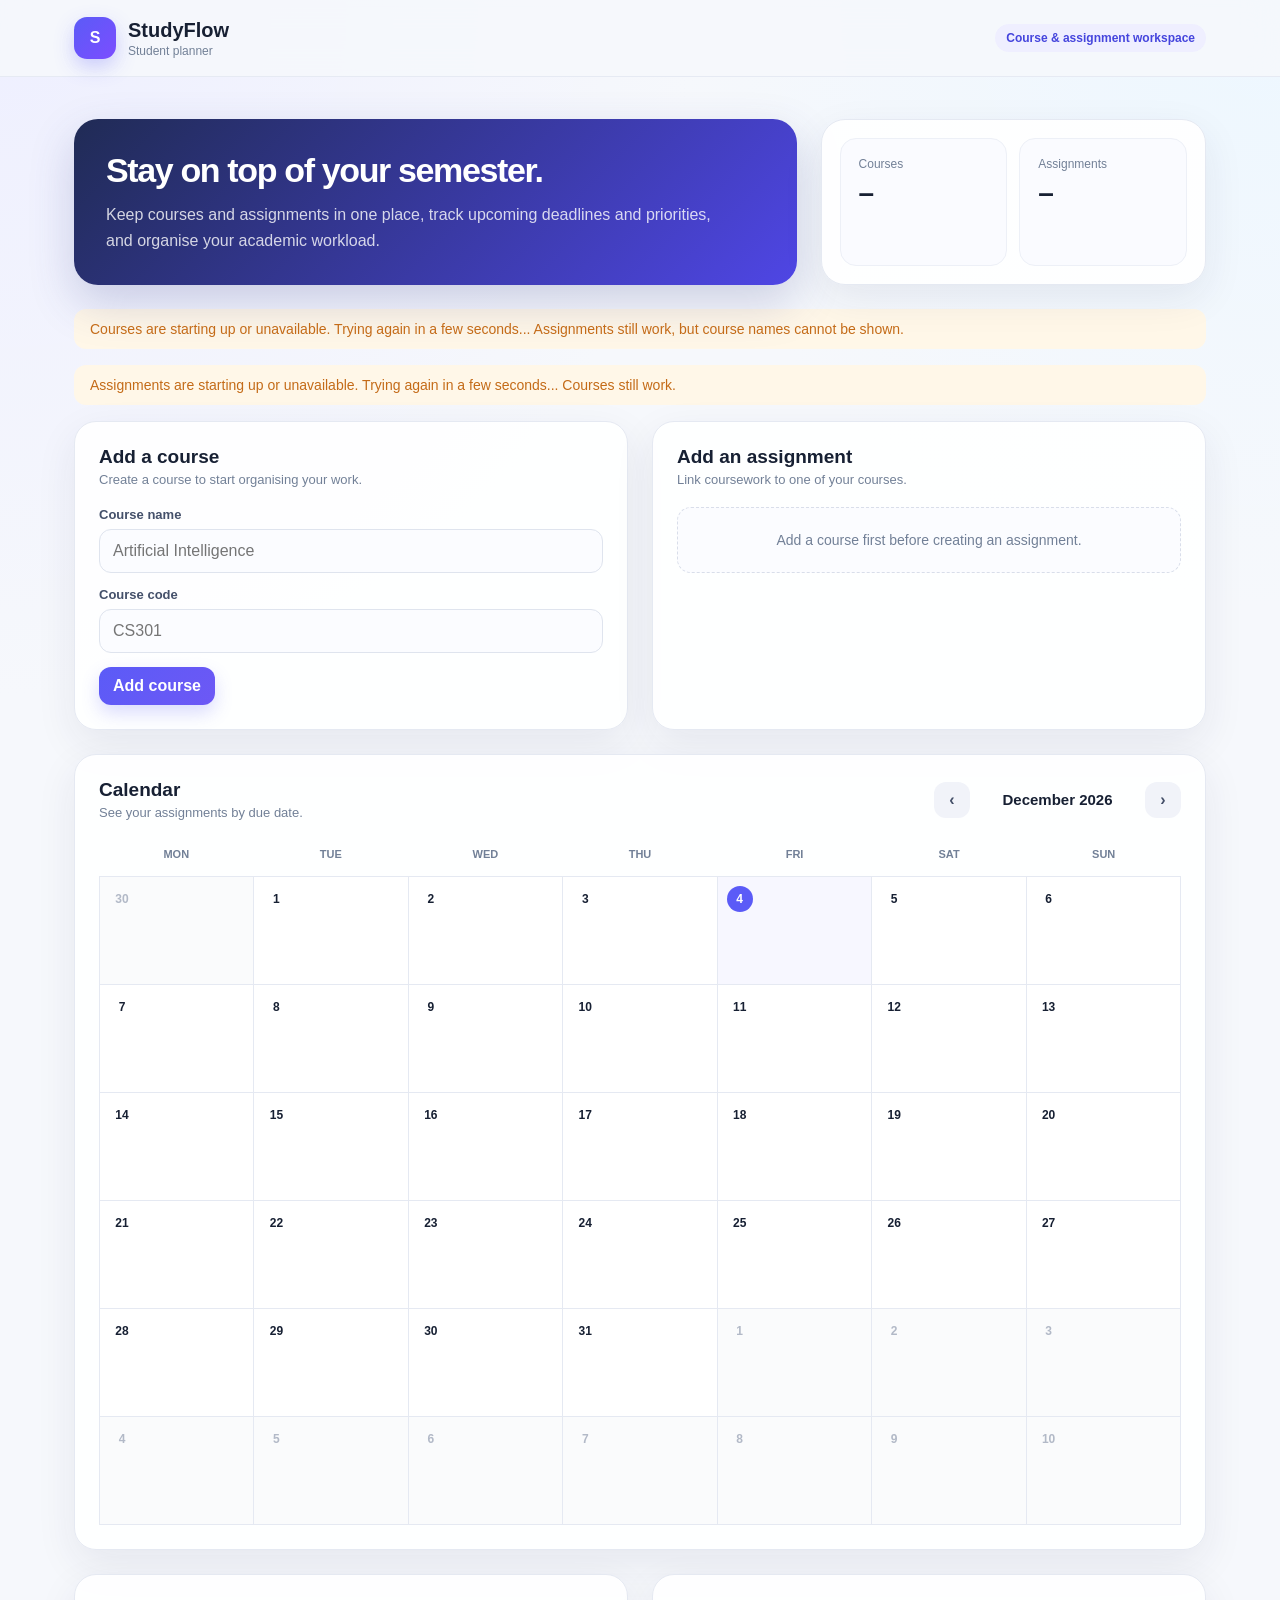
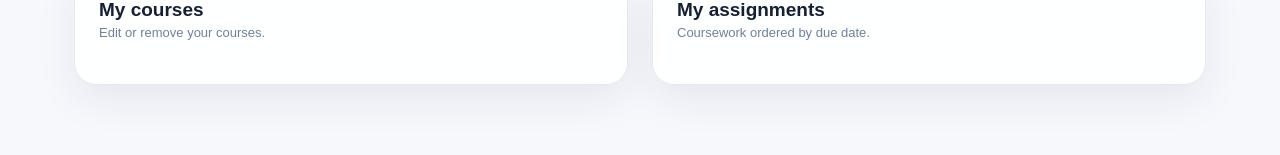
<file: ui/index.html>
<!DOCTYPE html>
<html lang="en">
<head>
    <meta charset="UTF-8">
    <meta name="viewport" content="width=device-width, initial-scale=1.0">
    <title>StudyFlow</title>
    <link rel="stylesheet" href="style.css">
</head>

<body>

<div class="page-shell">

    <nav class="topbar">
        <div class="topbar-inner">

            <div class="brand">
                <div class="brand-mark">S</div>

                <div class="brand-text">
                    <h1>StudyFlow</h1>
                    <p>Student planner</p>
                </div>
            </div>

            <span class="topbar-badge">
                Course & assignment workspace
            </span>

        </div>
    </nav>

    <main class="main">

        <section class="hero">

            <div class="hero-card">
                <h2>Stay on top of your semester.</h2>

                <p>
                    Keep courses and assignments in one place, track upcoming
                    deadlines and priorities, and organise your academic workload.
                </p>
            </div>

            <div class="stats-card">

                <div class="stat">
                    <span class="stat-label">Courses</span>
                    <span class="stat-value" id="courseCount">–</span>
                </div>

                <div class="stat">
                    <span class="stat-label">Assignments</span>
                    <span class="stat-value" id="assignmentCount">–</span>
                </div>

            </div>

        </section>

        <!-- Filled in by app.js when a service cannot be reached -->
        <div class="notice" id="coursesNotice" hidden></div>
        <div class="notice" id="assignmentsNotice" hidden></div>

        <div class="grid">

            <section class="card">

                <div class="card-header">
                    <div>
                        <h2 class="card-title">Add a course</h2>
                        <p class="card-subtitle">
                            Create a course to start organising your work.
                        </p>
                    </div>
                </div>

                <form id="courseForm" class="form-grid">

                    <div class="field">
                        <label for="name">Course name</label>
                        <input id="name" name="name" type="text" placeholder="Artificial Intelligence" required>
                    </div>

                    <div class="field">
                        <label for="code">Course code</label>
                        <input id="code" name="code" type="text" placeholder="CS301" required>
                    </div>

                    <div>
                        <button class="btn-primary" type="submit">Add course</button>
                    </div>

                </form>

            </section>

            <section class="card">

                <div class="card-header">
                    <div>
                        <h2 class="card-title">Add an assignment</h2>
                        <p class="card-subtitle">
                            Link coursework to one of your courses.
                        </p>
                    </div>
                </div>

                <form id="assignmentForm" class="form-grid" hidden>

                    <div class="field">
                        <label for="title">Assignment title</label>
                        <input id="title" name="title" type="text" placeholder="Database report" required>
                    </div>

                    <div class="field">
                        <label for="description">Description (optional)</label>
                        <input id="description" name="description" type="text" maxlength="500" placeholder="Report and ADRs">
                    </div>

                    <div class="form-row">

                        <div class="field">
                            <label for="due_date">Due date</label>
                            <input id="due_date" name="due_date" type="date" required>
                        </div>

                        <div class="field">
                            <label for="priority">Priority</label>
                            <select id="priority" name="priority" required>
                                <option value="Low">Low</option>
                                <option value="Medium">Medium</option>
                                <option value="High">High</option>
                            </select>
                        </div>

                    </div>

                    <div class="field">
                        <label for="course_id">Course</label>
                        <select id="course_id" name="course_id" required></select>
                    </div>

                    <div>
                        <button class="btn-primary" type="submit">Add assignment</button>
                    </div>

                </form>

                <div class="empty" id="assignmentFormEmpty">
                    Add a course first before creating an assignment.
                </div>

            </section>

            <section class="card full">

                <div class="card-header">
                    <div>
                        <h2 class="card-title">Calendar</h2>
                        <p class="card-subtitle">
                            See your assignments by due date.
                        </p>
                    </div>

                    <div class="calendar-controls">
                        <button class="calendar-nav" type="button" id="previousMonth">‹</button>
                        <div class="calendar-title" id="calendarTitle"></div>
                        <button class="calendar-nav" type="button" id="nextMonth">›</button>
                    </div>
                </div>

                <div class="calendar-weekdays">
                    <div class="weekday">Mon</div>
                    <div class="weekday">Tue</div>
                    <div class="weekday">Wed</div>
                    <div class="weekday">Thu</div>
                    <div class="weekday">Fri</div>
                    <div class="weekday">Sat</div>
                    <div class="weekday">Sun</div>
                </div>

                <div class="calendar-grid" id="calendarGrid"></div>

            </section>

            <section class="card">

                <div class="card-header">
                    <div>
                        <h2 class="card-title">My courses</h2>
                        <p class="card-subtitle">
                            Edit or remove your courses.
                        </p>
                    </div>
                </div>

                <ul class="course-list" id="courseList"></ul>
                <div class="empty" id="courseListEmpty">No courses yet.</div>

            </section>

            <section class="card">

                <div class="card-header">
                    <div>
                        <h2 class="card-title">My assignments</h2>
                        <p class="card-subtitle">
                            Coursework ordered by due date.
                        </p>
                    </div>
                </div>

                <ul class="assignment-list" id="assignmentList"></ul>
                <div class="empty" id="assignmentListEmpty">No assignments yet.</div>

            </section>

        </div>

    </main>

</div>

<!-- config.js first: it sets the service addresses that app.js uses -->
<script src="config.js"></script>
<script src="app.js"></script>

</body>
</html>
</file>
<file: ui/style.css>
:root {
    --bg: #f6f8fc;
    --surface: rgba(255, 255, 255, 0.94);
    --border: #e5e9f2;
    --text: #172033;
    --muted: #728097;
    --primary: #5b5bf7;
    --primary-dark: #4545dd;
    --primary-soft: #efefff;
    --danger: #dc3f5f;
    --danger-soft: #fff1f4;
    --success: #178f63;
    --success-soft: #ecfbf5;
    --warning: #c46b18;
    --warning-soft: #fff7e8;
    --shadow: 0 14px 40px rgba(34, 44, 74, 0.08);
}

* {
    box-sizing: border-box;
}

body {
    margin: 0;
    font-family: -apple-system, BlinkMacSystemFont, "Segoe UI", sans-serif;
    color: var(--text);
    background:
        radial-gradient(circle at top left, #eeefff 0, transparent 32%),
        radial-gradient(circle at top right, #edf7ff 0, transparent 28%),
        var(--bg);
}

button,
input,
select {
    font: inherit;
}

.page-shell {
    min-height: 100vh;
}

.topbar {
    position: sticky;
    top: 0;
    z-index: 10;
    backdrop-filter: blur(16px);
    background: rgba(246, 248, 252, 0.84);
    border-bottom: 1px solid rgba(229, 233, 242, 0.9);
}

.topbar-inner {
    max-width: 1180px;
    margin: auto;
    padding: 17px 24px;
    display: flex;
    justify-content: space-between;
    align-items: center;
}

.brand {
    display: flex;
    align-items: center;
    gap: 12px;
}

.brand-mark {
    width: 42px;
    height: 42px;
    border-radius: 13px;
    display: grid;
    place-items: center;
    color: white;
    font-weight: 800;
    background: linear-gradient(135deg, #5b5bf7, #7c4dff);
    box-shadow: 0 8px 20px rgba(91, 91, 247, 0.28);
}

.brand-text h1 {
    margin: 0;
    font-size: 20px;
}

.brand-text p {
    margin: 2px 0 0;
    color: var(--muted);
    font-size: 12px;
}

.topbar-badge {
    padding: 7px 11px;
    border-radius: 999px;
    background: var(--primary-soft);
    color: var(--primary-dark);
    font-size: 12px;
    font-weight: 700;
}

.main {
    max-width: 1180px;
    margin: auto;
    padding: 42px 24px 70px;
}

.hero {
    display: grid;
    grid-template-columns: 1.5fr 0.8fr;
    gap: 24px;
    margin-bottom: 24px;
}

.hero-card {
    padding: 32px;
    border-radius: 24px;
    background: linear-gradient(135deg, #202b55, #4f46e5);
    color: white;
    box-shadow: 0 18px 45px rgba(58, 68, 140, 0.22);
}

.hero-card h2 {
    margin: 0 0 12px;
    font-size: 34px;
    letter-spacing: -0.04em;
}

.hero-card p {
    margin: 0;
    max-width: 620px;
    color: rgba(255,255,255,0.8);
    line-height: 1.6;
}

.stats-card {
    display: grid;
    grid-template-columns: 1fr 1fr;
    gap: 12px;
    padding: 18px;
    background: var(--surface);
    border: 1px solid var(--border);
    border-radius: 24px;
    box-shadow: var(--shadow);
}

.stat {
    padding: 18px;
    border-radius: 16px;
    background: #fafbff;
    border: 1px solid #edf0f7;
}

.stat-label {
    display: block;
    color: var(--muted);
    font-size: 12px;
    margin-bottom: 6px;
}

.stat-value {
    font-size: 28px;
    font-weight: 800;
}

.grid {
    display: grid;
    grid-template-columns: 1fr 1fr;
    gap: 24px;
}

.card {
    background: var(--surface);
    border: 1px solid var(--border);
    border-radius: 22px;
    padding: 24px;
    box-shadow: var(--shadow);
}

.card.full {
    grid-column: 1 / -1;
}

.card-header {
    display: flex;
    justify-content: space-between;
    align-items: center;
    gap: 12px;
    margin-bottom: 20px;
}

.card-title {
    margin: 0;
    font-size: 19px;
}

.card-subtitle {
    margin: 4px 0 0;
    color: var(--muted);
    font-size: 13px;
}

.form-grid {
    display: grid;
    gap: 14px;
}

.form-row {
    display: grid;
    grid-template-columns: 1fr 1fr;
    gap: 12px;
}

.field label {
    display: block;
    margin-bottom: 7px;
    color: #44506a;
    font-size: 13px;
    font-weight: 700;
}

input,
select {
    width: 100%;
    border: 1px solid #dfe4ee;
    background: #fbfcff;
    color: var(--text);
    border-radius: 12px;
    padding: 12px 13px;
    outline: none;
}

input:focus,
select:focus {
    border-color: var(--primary);
    box-shadow: 0 0 0 4px rgba(91,91,247,0.09);
}

button {
    border: 0;
    border-radius: 12px;
    padding: 10px 14px;
    cursor: pointer;
    font-weight: 700;
    transition: 0.15s ease;
}

button:hover {
    transform: translateY(-1px);
}

.btn-primary {
    background: linear-gradient(135deg, #5b5bf7, #6d58f5);
    color: white;
    box-shadow: 0 8px 18px rgba(91,91,247,0.22);
}

.btn-secondary {
    background: #f0f2f8;
    color: #37405a;
}

.btn-danger {
    background: var(--danger-soft);
    color: var(--danger);
}

.empty {
    padding: 24px;
    text-align: center;
    border: 1px dashed #d9deea;
    border-radius: 14px;
    background: #fbfcff;
    color: var(--muted);
    font-size: 14px;
}

.course-list,
.assignment-list {
    list-style: none;
    padding: 0;
    margin: 0;
    display: grid;
    gap: 12px;
}

.course-item,
.assignment-item {
    border: 1px solid #e6eaf2;
    border-radius: 16px;
    background: white;
    padding: 16px;
}

.course-edit {
    display: grid;
    grid-template-columns: 1.4fr 0.8fr auto;
    gap: 10px;
    align-items: center;
}

.course-actions {
    margin-top: 10px;
}

.assignment-title {
    margin: 0;
    font-size: 16px;
    font-weight: 800;
}

.assignment-course {
    margin: 4px 0 0;
    color: var(--muted);
    font-size: 13px;
}

.assignment-description {
    margin: 4px 0 0;
    font-size: 14px;
}

.assignment-meta {
    display: flex;
    flex-wrap: wrap;
    gap: 8px;
    margin-top: 14px;
}

.badge {
    display: inline-flex;
    padding: 6px 9px;
    border-radius: 999px;
    background: #f1f4f9;
    color: #586174;
    font-size: 12px;
    font-weight: 700;
}

.priority-high {
    background: var(--danger-soft);
    color: var(--danger);
}

.priority-medium {
    background: var(--warning-soft);
    color: var(--warning);
}

.priority-low {
    background: var(--success-soft);
    color: var(--success);
}

.overdue {
    background: #fff0f0;
    color: #cb2f2f;
}

.completed {
    background: #edf8f3;
    color: #247454;
}

.assignment-actions {
    display: flex;
    gap: 8px;
    margin-top: 16px;
}

.assignment-complete {
    opacity: 0.7;
}

.assignment-complete .assignment-title {
    text-decoration: line-through;
}

/* CALENDAR */

.calendar-controls {
    display: flex;
    align-items: center;
    gap: 10px;
}

.calendar-title {
    min-width: 155px;
    text-align: center;
    font-size: 15px;
    font-weight: 800;
}

.calendar-nav {
    width: 36px;
    height: 36px;
    padding: 0;
    background: #f1f3f9;
    color: #444f68;
}

.calendar-weekdays,
.calendar-grid {
    display: grid;
    grid-template-columns: repeat(7, 1fr);
}

.calendar-weekdays {
    margin-bottom: 8px;
}

.weekday {
    padding: 8px;
    color: var(--muted);
    font-size: 11px;
    font-weight: 800;
    text-align: center;
    text-transform: uppercase;
}

.calendar-grid {
    border-top: 1px solid var(--border);
    border-left: 1px solid var(--border);
}

.calendar-day {
    min-height: 108px;
    padding: 9px;
    background: white;
    border-right: 1px solid var(--border);
    border-bottom: 1px solid var(--border);
}

.calendar-day.outside {
    background: #fafbfc;
    color: #b2b9c7;
}

.calendar-day.today {
    background: #f7f7ff;
}

.day-number {
    display: inline-flex;
    align-items: center;
    justify-content: center;
    width: 26px;
    height: 26px;
    border-radius: 50%;
    font-size: 12px;
    font-weight: 800;
}

.today .day-number {
    background: var(--primary);
    color: white;
}

.calendar-events {
    display: grid;
    gap: 5px;
    margin-top: 5px;
}

.calendar-event {
    overflow: hidden;
    padding: 5px 7px;
    border-radius: 7px;
    background: var(--primary-soft);
    color: var(--primary-dark);
    font-size: 10px;
    font-weight: 700;
    white-space: nowrap;
    text-overflow: ellipsis;
}

.calendar-event.event-overdue {
    background: var(--danger-soft);
    color: var(--danger);
}

.calendar-event.event-complete {
    background: var(--success-soft);
    color: var(--success);
    text-decoration: line-through;
}

@media (max-width: 900px) {
    .hero,
    .grid {
        grid-template-columns: 1fr;
    }

    .card.full {
        grid-column: auto;
    }

    .course-edit {
        grid-template-columns: 1fr;
    }

    .calendar-day {
        min-height: 85px;
        padding: 5px;
    }
}

@media (max-width: 650px) {
    .topbar-inner,
    .main {
        padding-left: 14px;
        padding-right: 14px;
    }

    .topbar-badge {
        display: none;
    }

    .hero-card h2 {
        font-size: 27px;
    }

    .form-row,
    .stats-card {
        grid-template-columns: 1fr;
    }

    .calendar-day {
        min-height: 65px;
    }

    .calendar-event {
        font-size: 8px;
        padding: 3px;
    }
}
/* Shown when one of the services cannot be reached */
.notice {
    margin-bottom: 16px;
    padding: 12px 16px;
    border-radius: 12px;
    background: var(--warning-soft);
    color: var(--warning);
    font-size: 14px;
}

/* Elements hidden by app.js (some classes above set display, which would override it) */
[hidden] {
    display: none !important;
}
</file>
